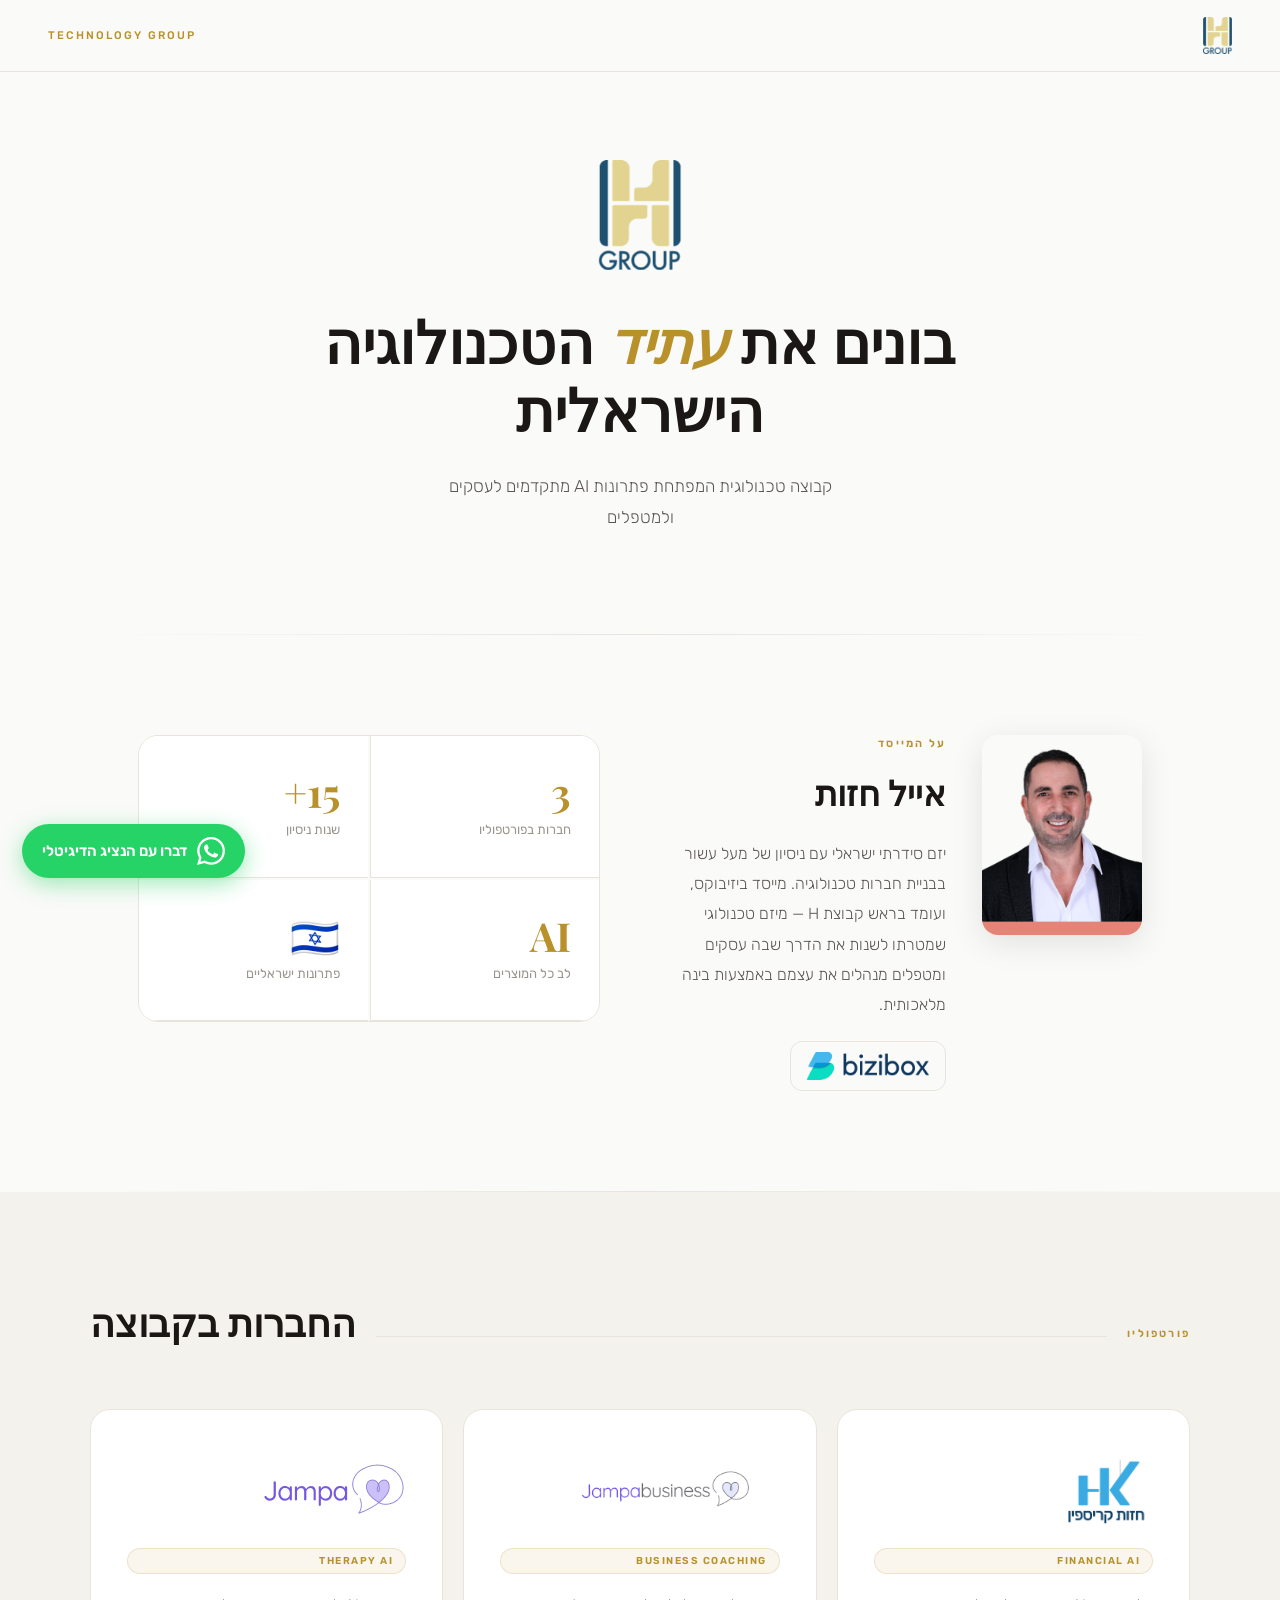
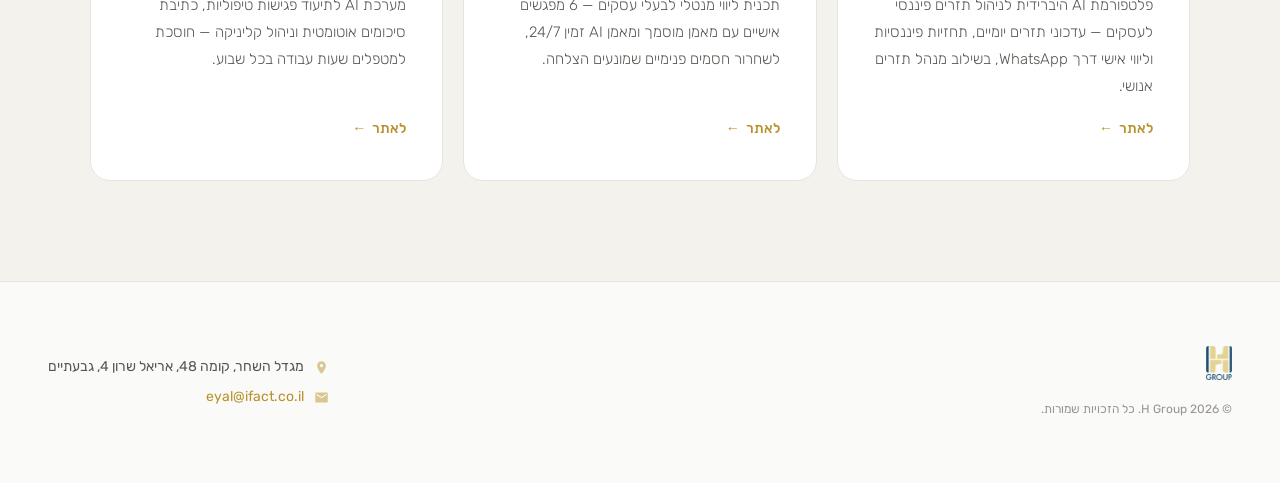
<file: h-group.html>
<!doctype html>
<html dir="rtl" lang="he">
<head>
    <meta charset="utf-8"/>
    <meta content="width=device-width, initial-scale=1" name="viewport"/>
    <title>H Group</title>
    <link rel="preconnect" href="https://fonts.googleapis.com"/>
    <link rel="preconnect" href="https://fonts.gstatic.com" crossorigin/>
    <link href="https://fonts.googleapis.com/css2?family=Rubik:wght@300;400;500;600;700&family=Playfair+Display:ital,wght@0,400;0,600;0,700;1,400&display=swap" rel="stylesheet"/>
    <style>
        *, *::before, *::after { box-sizing: border-box; margin: 0; padding: 0; }

        :root {
            --gold:       #B8912A;
            --gold-light: #D4AA4E;
            --gold-bg:    rgba(184,145,42,0.08);
            --purple:     #7557E3;
            --bg:         #FAFAF8;
            --bg-2:       #F4F2ED;
            --border:     rgba(184,145,42,0.2);
            --border-2:   #E8E4DC;
            --text-dark:  #1a1714;
            --text-mid:   #5a5550;
            --text-dim:   #9a958e;
        }

        html { scroll-behavior: smooth; }

        body {
            font-family: 'Rubik', Helvetica, sans-serif;
            direction: rtl;
            background: var(--bg);
            color: var(--text-dark);
            line-height: 1.6;
            overflow-x: hidden;
        }

        /* ── HEADER ── */
        header {
            position: fixed;
            top: 0; left: 0; right: 0;
            z-index: 100;
            height: 72px;
            display: flex;
            align-items: center;
            justify-content: space-between;
            padding: 0 48px;
            background: rgba(250,250,248,0.92);
            backdrop-filter: blur(16px);
            -webkit-backdrop-filter: blur(16px);
            border-bottom: 1px solid var(--border-2);
        }
        header img.header-logo { height: 38px; object-fit: contain; }
        .header-tag {
            font-size: 11px;
            font-weight: 500;
            letter-spacing: 0.18em;
            color: var(--gold);
            text-transform: uppercase;
        }

        /* ── HERO ── */
        .hero {
            padding: 160px 48px 100px;
            max-width: 1100px;
            margin: 0 auto;
            display: grid;
            grid-template-columns: 1fr 1fr;
            gap: 80px;
            align-items: center;
            min-height: 90vh;
        }

        .hero-left { }

        .hero-eyebrow {
            display: inline-flex;
            align-items: center;
            gap: 10px;
            font-size: 11px;
            font-weight: 600;
            letter-spacing: 0.22em;
            color: var(--gold);
            text-transform: uppercase;
            margin-bottom: 28px;
            opacity: 0;
            animation: fadeUp 0.7s ease forwards 0.1s;
        }
        .hero-eyebrow span {
            display: block;
            width: 32px; height: 1px;
            background: var(--gold);
        }

        .hero-title {
            font-family: 'Playfair Display', Georgia, serif;
            font-size: clamp(36px, 5vw, 58px);
            font-weight: 700;
            line-height: 1.18;
            color: var(--text-dark);
            margin-bottom: 28px;
            opacity: 0;
            animation: fadeUp 0.7s ease forwards 0.25s;
        }
        .hero-title em {
            font-style: italic;
            color: var(--gold);
        }

        .hero-sub {
            font-size: 17px;
            font-weight: 300;
            color: var(--text-mid);
            line-height: 1.85;
            max-width: 420px;
            opacity: 0;
            animation: fadeUp 0.7s ease forwards 0.4s;
        }

        .hero-right {
            position: relative;
            display: flex;
            justify-content: center;
            opacity: 0;
            animation: fadeUp 0.8s ease forwards 0.5s;
        }
        .hero-img-wrap {
            position: relative;
            width: 360px;
        }
        .hero-img-wrap::before {
            content: '';
            position: absolute;
            inset: -12px;
            border: 1px solid var(--border);
            border-radius: 28px;
            z-index: 0;
        }
        .hero-img-wrap::after {
            content: '';
            position: absolute;
            bottom: -24px; left: -24px;
            width: 120px; height: 120px;
            background: var(--gold-bg);
            border-radius: 50%;
            z-index: 0;
        }
        .hero-photo {
            width: 100%;
            border-radius: 20px;
            object-fit: cover;
            aspect-ratio: 3/4;
            position: relative;
            z-index: 1;
            box-shadow: 0 24px 64px rgba(0,0,0,0.12);
        }
        .hero-name-badge {
            position: absolute;
            bottom: -20px;
            right: -20px;
            background: #fff;
            border: 1px solid var(--border-2);
            border-radius: 16px;
            padding: 16px 22px;
            box-shadow: 0 8px 32px rgba(0,0,0,0.1);
            z-index: 2;
        }
        .badge-name {
            font-size: 16px;
            font-weight: 600;
            color: var(--text-dark);
            margin-bottom: 3px;
        }
        .badge-title {
            font-size: 12px;
            color: var(--gold);
            font-weight: 500;
        }

        /* ── DIVIDER ── */
        .section-divider {
            max-width: 1100px;
            margin: 0 auto;
            height: 1px;
            background: linear-gradient(90deg, transparent, var(--border-2), transparent);
        }

        /* ── ABOUT ── */
        .about {
            padding: 100px 48px;
            max-width: 1100px;
            margin: 0 auto;
            display: grid;
            grid-template-columns: 1fr 1fr;
            gap: 80px;
            align-items: start;
        }
        .about-label {
            font-size: 11px;
            font-weight: 600;
            letter-spacing: 0.2em;
            color: var(--gold);
            text-transform: uppercase;
            margin-bottom: 18px;
        }
        .about-title {
            font-family: 'Playfair Display', Georgia, serif;
            font-size: clamp(24px, 3vw, 34px);
            font-weight: 700;
            color: var(--text-dark);
            line-height: 1.3;
            margin-bottom: 24px;
        }
        .about-body {
            font-size: 16px;
            font-weight: 300;
            color: var(--text-mid);
            line-height: 1.9;
        }
        .stats-grid {
            display: grid;
            grid-template-columns: 1fr 1fr;
            gap: 2px;
            border: 1px solid var(--border-2);
            border-radius: 20px;
            overflow: hidden;
        }
        .stat-box {
            padding: 36px 28px;
            background: #fff;
            border-bottom: 1px solid var(--border-2);
        }
        .stat-box:nth-child(odd) { border-left: 1px solid var(--border-2); }
        .stat-num {
            font-family: 'Playfair Display', Georgia, serif;
            font-size: 40px;
            font-weight: 700;
            color: var(--gold);
            line-height: 1;
            margin-bottom: 8px;
        }
        .stat-label {
            font-size: 13px;
            color: var(--text-dim);
        }

        /* ── COMPANIES ── */
        .companies {
            background: var(--bg-2);
            padding: 100px 48px;
        }
        .companies-inner { max-width: 1100px; margin: 0 auto; }

        .sec-header {
            display: flex;
            align-items: baseline;
            gap: 20px;
            margin-bottom: 56px;
        }
        .sec-eyebrow {
            font-size: 11px;
            font-weight: 600;
            letter-spacing: 0.2em;
            color: var(--gold);
            text-transform: uppercase;
            white-space: nowrap;
        }
        .sec-title {
            font-family: 'Playfair Display', Georgia, serif;
            font-size: clamp(26px, 3.5vw, 38px);
            font-weight: 700;
            color: var(--text-dark);
        }
        .sec-line {
            flex: 1;
            height: 1px;
            background: var(--border-2);
        }

        .cards-grid {
            display: grid;
            grid-template-columns: 1fr 1fr 1fr;
            gap: 20px;
        }

        .company-card {
            background: #fff;
            border: 1px solid var(--border-2);
            border-radius: 20px;
            padding: 40px 36px;
            display: flex;
            flex-direction: column;
            gap: 18px;
            transition: transform 0.3s ease, box-shadow 0.3s ease, border-color 0.3s ease;
            position: relative;
            overflow: hidden;
        }
        .company-card::after {
            content: '';
            position: absolute;
            top: 0; right: 0; left: 0;
            height: 2px;
            background: linear-gradient(90deg, transparent, var(--gold-light), transparent);
            opacity: 0;
            transition: opacity 0.3s;
        }
        .company-card:hover {
            transform: translateY(-5px);
            box-shadow: 0 16px 48px rgba(0,0,0,0.09);
            border-color: var(--border);
        }
        .company-card:hover::after { opacity: 1; }

        .card-logo-area {
            height: 80px;
            display: flex;
            align-items: center;
        }
        .card-logo-area img { max-height: 72px; max-width: 200px; object-fit: contain; }
        .jampa-inline {
            display: flex;
            align-items: center;
            gap: 8px;
        }
        .jampa-text { font-size: 22px; font-weight: 700; color: var(--text-dark); }
        .jampa-ai { font-size: 12px; font-weight: 500; color: var(--purple); margin-top: 4px; }

        .card-tag {
            display: inline-block;
            font-size: 10px;
            font-weight: 600;
            letter-spacing: 0.15em;
            text-transform: uppercase;
            color: var(--gold);
            border: 1px solid var(--border);
            padding: 4px 12px;
            border-radius: 100px;
            background: var(--gold-bg);
        }
        .card-desc {
            font-size: 15px;
            font-weight: 300;
            color: var(--text-mid);
            line-height: 1.8;
            flex: 1;
        }
        .card-link {
            display: inline-flex;
            align-items: center;
            gap: 6px;
            font-size: 14px;
            font-weight: 500;
            color: var(--gold);
            text-decoration: none;
            transition: gap 0.2s;
        }
        .card-link:hover { gap: 12px; }
        .card-link::after { content: '←'; }

        /* ── FOOTER ── */
        footer {
            padding: 64px 48px;
            display: flex;
            align-items: center;
            justify-content: space-between;
            border-top: 1px solid var(--border-2);
            flex-wrap: wrap;
            gap: 32px;
        }
        .footer-left img { height: 34px; object-fit: contain; margin-bottom: 12px; }
        .footer-copy { font-size: 12px; color: var(--text-dim); }

        .footer-right {
            display: flex;
            flex-direction: column;
            align-items: flex-start;
            gap: 8px;
        }
        .footer-info {
            display: flex;
            align-items: center;
            gap: 10px;
            font-size: 14px;
            color: var(--text-mid);
        }
        .footer-info svg { opacity: 0.5; flex-shrink: 0; }
        .footer-info a { color: var(--gold); text-decoration: none; }
        .footer-info a:hover { text-decoration: underline; }

        /* ── ANIMATIONS ── */
        @keyframes fadeUp {
            from { opacity: 0; transform: translateY(24px); }
            to   { opacity: 1; transform: translateY(0); }
        }
        .reveal {
            opacity: 0;
            transform: translateY(28px);
            transition: opacity 0.75s ease, transform 0.75s ease;
        }
        .reveal.visible { opacity: 1; transform: translateY(0); }

        /* ── RESPONSIVE ── */
        @media (max-width: 800px) {
            header { padding: 0 24px; }
            .hero { grid-template-columns: 1fr; gap: 48px; padding: 120px 24px 64px; min-height: auto; }
            .hero-right { order: -1; }
            .hero-img-wrap { width: 100%; max-width: 300px; }
            .about { grid-template-columns: 1fr; gap: 48px; padding: 64px 24px; }
            .companies { padding: 64px 24px; }
            .cards-grid { grid-template-columns: 1fr; gap: 16px; }
            footer { padding: 48px 24px; flex-direction: column; align-items: flex-start; }
            .sec-header { flex-wrap: wrap; }
        }
    </style>
<!-- Meta Pixel Code -->
<script>
!function(f,b,e,v,n,t,s)
{if(f.fbq)return;n=f.fbq=function(){n.callMethod?
n.callMethod.apply(n,arguments):n.queue.push(arguments)};
if(!f._fbq)f._fbq=n;n.push=n;n.loaded=!0;n.version='2.0';
n.queue=[];t=b.createElement(e);t.async=!0;
t.src=v;s=b.getElementsByTagName(e)[0];
s.parentNode.insertBefore(t,s)}(window, document,'script',
'https://connect.facebook.net/en_US/fbevents.js');
fbq('init', '1054981510824223');
fbq('track', 'PageView');
</script>
<noscript><img height="1" width="1" style="display:none"
src="https://www.facebook.com/tr?id=1054981510824223&ev=PageView&noscript=1"
/></noscript>
<!-- End Meta Pixel Code -->
</head>
<body>

<!-- HEADER -->
<header>
    <img src="img/h-group logo.png" alt="H Group" class="header-logo"/>
    <span class="header-tag">Technology Group</span>
</header>

<!-- HERO -->
<section class="hero" style="grid-template-columns:1fr;text-align:center;min-height:60vh;">
    <div class="hero-left" style="display:flex;flex-direction:column;align-items:center;">
        <img src="img/h-group logo.png" alt="H Group" style="height:110px;object-fit:contain;margin-bottom:36px;opacity:0;animation:fadeUp 0.7s ease forwards 0.1s;"/>
        <h1 class="hero-title" style="max-width:700px;">בונים את <em>עתיד</em> הטכנולוגיה הישראלית</h1>
        <p class="hero-sub">קבוצה טכנולוגית המפתחת פתרונות AI מתקדמים לעסקים ולמטפלים</p>
    </div>
</section>

<div class="section-divider"></div>

<!-- ABOUT -->
<section class="about">
    <div class="reveal" style="display:flex;gap:36px;align-items:flex-start;">
        <img src="img/eyal3.png" alt="אייל חזות" style="width:160px;height:200px;object-fit:cover;border-radius:16px;flex-shrink:0;box-shadow:0 8px 32px rgba(0,0,0,0.1);"/>
        <div>
            <p class="about-label">על המייסד</p>
            <h2 class="about-title">אייל חזות</h2>
            <p class="about-body">
                יזם סידרתי ישראלי עם ניסיון של מעל עשור בבניית חברות טכנולוגיה. מייסד ביזיבוקס, ועומד בראש קבוצת H — מיזם טכנולוגי שמטרתו לשנות את הדרך שבה עסקים ומטפלים מנהלים את עצמם באמצעות בינה מלאכותית.
            </p>
            <div style="margin-top:20px;">
                <a href="https://bizibox.biz/" target="_blank" rel="noopener" style="display:inline-flex;align-items:center;gap:10px;text-decoration:none;border:1px solid var(--border-2);border-radius:12px;padding:10px 16px;transition:border-color 0.2s,box-shadow 0.2s;" onmouseover="this.style.borderColor='var(--border)';this.style.boxShadow='0 4px 16px rgba(0,0,0,0.08)'" onmouseout="this.style.borderColor='var(--border-2)';this.style.boxShadow='none'">
                    <img src="img/bizbox-logo.png" alt="Bizibox" style="height:28px;object-fit:contain;"/>
                </a>
            </div>
        </div>
    </div>
    <div class="stats-grid reveal" style="transition-delay:0.15s">
        <div class="stat-box">
            <div class="stat-num">3</div>
            <div class="stat-label">חברות בפורטפוליו</div>
        </div>
        <div class="stat-box">
            <div class="stat-num">15+</div>
            <div class="stat-label">שנות ניסיון</div>
        </div>
        <div class="stat-box">
            <div class="stat-num">AI</div>
            <div class="stat-label">לב כל המוצרים</div>
        </div>
        <div class="stat-box">
            <div class="stat-num">🇮🇱</div>
            <div class="stat-label">פתרונות ישראליים</div>
        </div>
    </div>
</section>

<div class="section-divider"></div>

<!-- COMPANIES -->
<section class="companies">
    <div class="companies-inner">
        <div class="sec-header reveal">
            <span class="sec-eyebrow">פורטפוליו</span>
            <div class="sec-line"></div>
            <h2 class="sec-title">החברות בקבוצה</h2>
        </div>

        <div class="cards-grid">
            <!-- HK -->
            <div class="company-card reveal" style="transition-delay:0.1s">
                <div class="card-logo-area">
                    <img src="img/hk logo.png" alt="HK Money AI"/>
                </div>
                <span class="card-tag">Financial AI</span>
                <p class="card-desc">
                    פלטפורמת AI היברידית לניהול תזרים פיננסי לעסקים — עדכוני תזרים יומיים, תחזיות פיננסיות וליווי אישי דרך WhatsApp, בשילוב מנהל תזרים אנושי.
                </p>
                <a href="https://hak.co.il" target="_blank" rel="noopener" class="card-link">לאתר </a>
            </div>

            <!-- JAMPA BUSINESS -->
            <div class="company-card reveal" style="transition-delay:0.22s">
                <div class="card-logo-area">
                    <img src="img/businessLogo.png" alt="Jampa Business"/>
                </div>
                <span class="card-tag">Business Coaching</span>
                <p class="card-desc">
                    תכנית ליווי מנטלי לבעלי עסקים — 6 מפגשים אישיים עם מאמן מוסמך ומאמן AI זמין 24/7, לשחרור חסמים פנימיים שמונעים הצלחה.
                </p>
                <a href="https://www.osher-at.com/jampa-business/" target="_blank" rel="noopener" class="card-link">לאתר </a>
            </div>

            <!-- JAMPA -->
            <div class="company-card reveal" style="transition-delay:0.34s">
                <div class="card-logo-area">
                    <img src="img/jampaLogo.png" alt="JAMPA AI"/>
                </div>
                <span class="card-tag">Therapy AI</span>
                <p class="card-desc">
                    מערכת AI לתיעוד פגישות טיפוליות, כתיבת סיכומים אוטומטית וניהול קליניקה — חוסכת למטפלים שעות עבודה בכל שבוע.
                </p>
                <a href="https://jampa.ai" target="_blank" rel="noopener" class="card-link">לאתר </a>
            </div>
        </div>
    </div>
</section>

<!-- FOOTER -->
<footer>
    <div class="footer-left">
        <img src="img/h-group logo.png" alt="H Group"/>
        <p class="footer-copy">© 2026 H Group. כל הזכויות שמורות.</p>
    </div>
    <div class="footer-right">
        <div class="footer-info">
            <svg width="15" height="15" viewBox="0 0 24 24" fill="none"><path d="M12 2C8.13 2 5 5.13 5 9c0 5.25 7 13 7 13s7-7.75 7-13c0-3.87-3.13-7-7-7zm0 9.5c-1.38 0-2.5-1.12-2.5-2.5s1.12-2.5 2.5-2.5 2.5 1.12 2.5 2.5-1.12 2.5-2.5 2.5z" fill="#B8912A"/></svg>
            מגדל השחר, קומה 48, אריאל שרון 4, גבעתיים
        </div>
        <div class="footer-info">
            <svg width="15" height="15" viewBox="0 0 24 24" fill="none"><path d="M20 4H4c-1.1 0-2 .9-2 2v12c0 1.1.9 2 2 2h16c1.1 0 2-.9 2-2V6c0-1.1-.9-2-2-2zm0 4l-8 5-8-5V6l8 5 8-5v2z" fill="#B8912A"/></svg>
            <a href="mailto:eyal@ifact.co.il">eyal@ifact.co.il</a>
        </div>
    </div>
</footer>

<script>
    const observer = new IntersectionObserver(entries => {
        entries.forEach(e => {
            if (e.isIntersecting) { e.target.classList.add('visible'); observer.unobserve(e.target); }
        });
    }, { threshold: 0.1 });
    document.querySelectorAll('.reveal').forEach(el => observer.observe(el));
</script>
<!-- WhatsApp floating button -->
<a href="https://wa.me/972552864359?text=%D7%94%D7%99%D7%99!%20%D7%90%D7%A9%D7%9E%D7%97%20%D7%9C%D7%A4%D7%A8%D7%98%D7%99%D7%9D%20%D7%A0%D7%95%D7%A1%D7%A4%D7%99%D7%9D%20%D7%A2%D7%9C%20JAMPA" target="_blank" rel="noopener noreferrer" class="wa-float" aria-label="דברו עם הנציג הדיגיטלי בוואטסאפ">
    <svg viewBox="0 0 24 24" fill="#fff" width="28" height="28" aria-hidden="true"><path d="M17.472 14.382c-.297-.149-1.758-.867-2.03-.967-.273-.099-.471-.148-.67.15-.197.297-.767.966-.94 1.164-.173.199-.347.223-.644.075-.297-.15-1.255-.463-2.39-1.475-.883-.788-1.48-1.761-1.653-2.059-.173-.297-.018-.458.13-.606.134-.133.298-.347.446-.52.149-.174.198-.298.298-.497.099-.198.05-.371-.025-.52-.075-.149-.669-1.612-.916-2.207-.242-.579-.487-.5-.669-.51l-.57-.01c-.198 0-.52.074-.792.372-.272.297-1.04 1.016-1.04 2.479 0 1.462 1.065 2.875 1.213 3.074.149.198 2.096 3.2 5.077 4.487.709.306 1.262.489 1.694.625.712.227 1.36.195 1.872.118.571-.085 1.758-.719 2.006-1.413.248-.694.248-1.29.173-1.414-.074-.124-.272-.198-.57-.347m-5.421 7.403h-.004a9.87 9.87 0 0 1-5.031-1.378l-.361-.214-3.741.982.998-3.648-.235-.374a9.86 9.86 0 0 1-1.51-5.26c.002-5.45 4.436-9.884 9.888-9.884 2.64 0 5.122 1.03 6.988 2.898a9.825 9.825 0 0 1 2.893 6.994c-.003 5.45-4.437 9.884-9.885 9.884m8.413-18.297A11.815 11.815 0 0 0 12.05 0C5.495 0 .16 5.335.157 11.892c0 2.096.547 4.142 1.588 5.945L.057 24l6.305-1.654a11.882 11.882 0 0 0 5.683 1.448h.005c6.554 0 11.89-5.335 11.893-11.893a11.821 11.821 0 0 0-3.48-8.413Z"/></svg>
    <span class="wa-float__label">דברו עם הנציג הדיגיטלי</span>
</a>
<style>
.wa-float{position:fixed;bottom:22px;left:22px;z-index:99999;display:flex;align-items:center;gap:10px;background:#25D366;color:#fff;text-decoration:none;padding:13px 20px;border-radius:50px;box-shadow:0 6px 22px rgba(37,211,102,.45);font-family:'Rubik',Helvetica,sans-serif;font-size:15px;font-weight:600;direction:rtl;transition:transform .2s,box-shadow .2s;}
.wa-float:hover{transform:translateY(-2px);box-shadow:0 10px 28px rgba(37,211,102,.55);}
.wa-float svg{flex-shrink:0;}
@media(max-width:600px){.wa-float{padding:14px;bottom:16px;left:16px;}.wa-float__label{display:none;}}
</style>
</body>
</html>
</file>
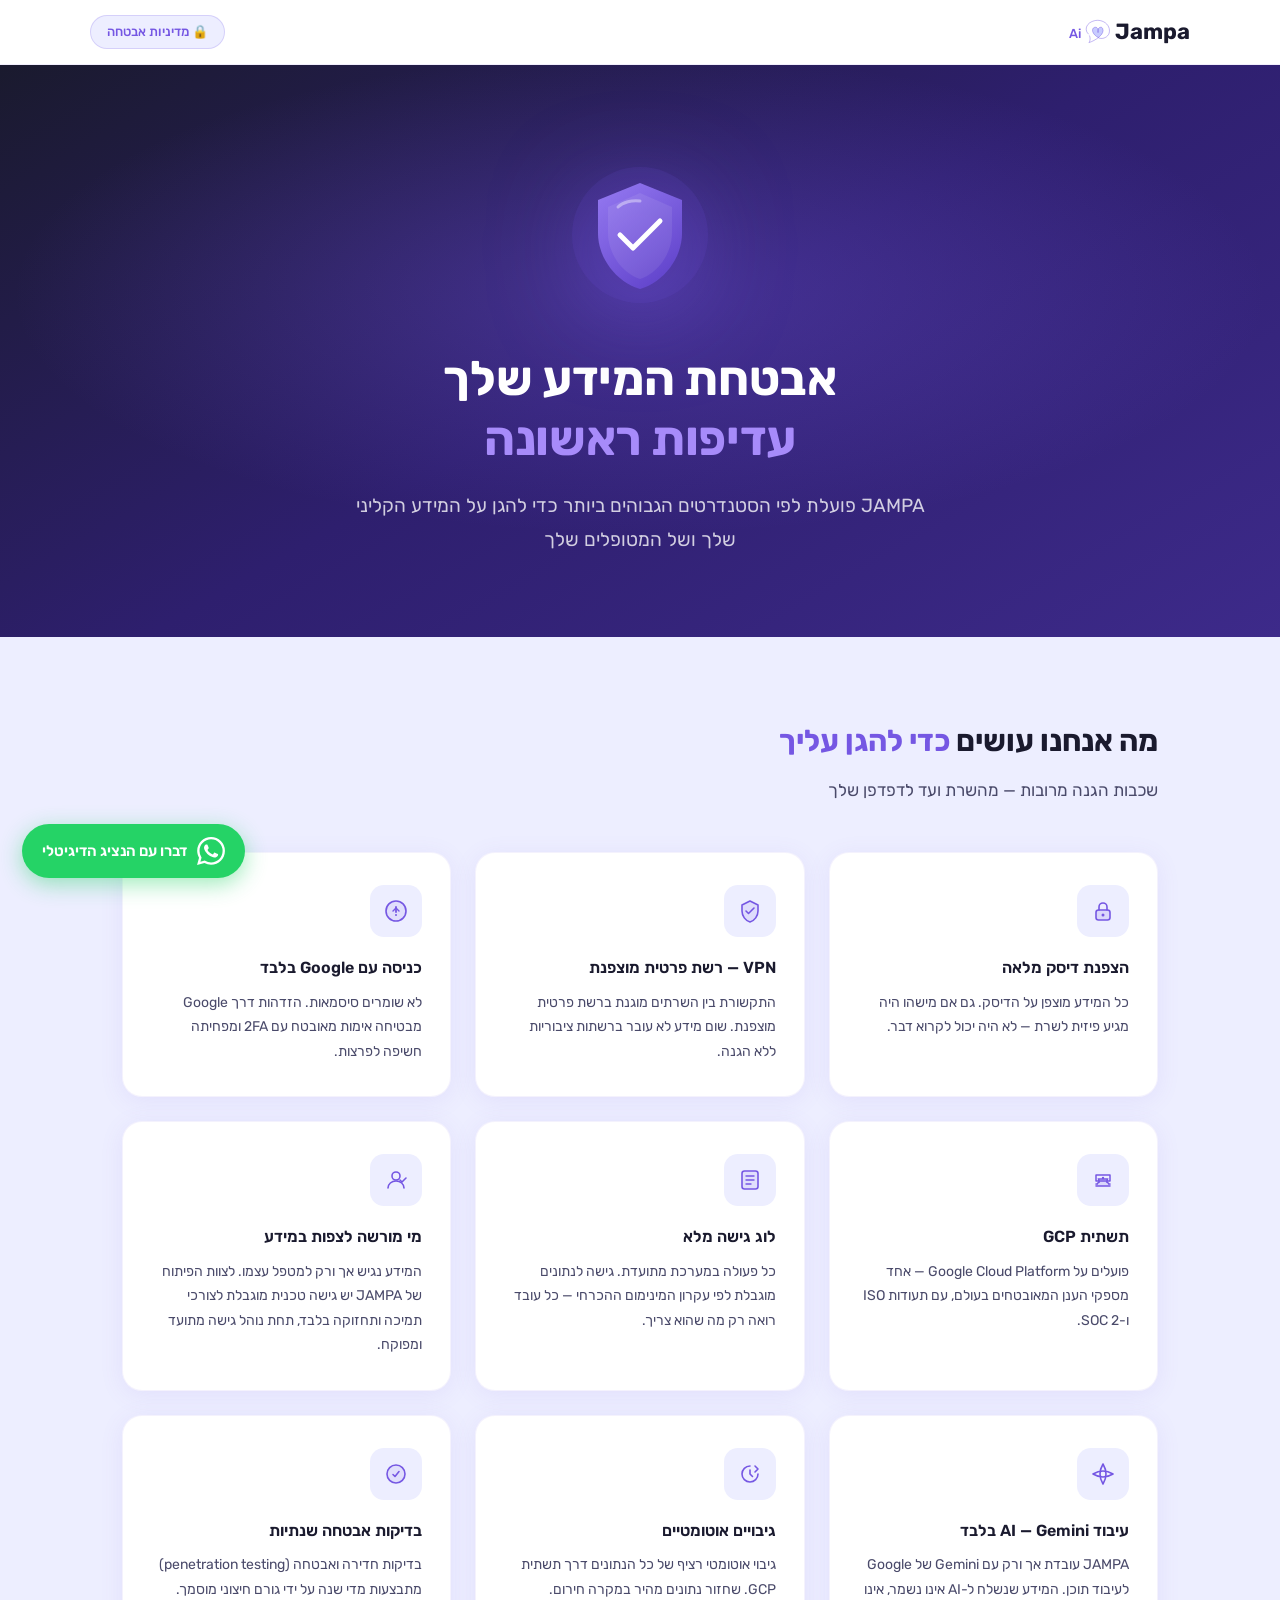
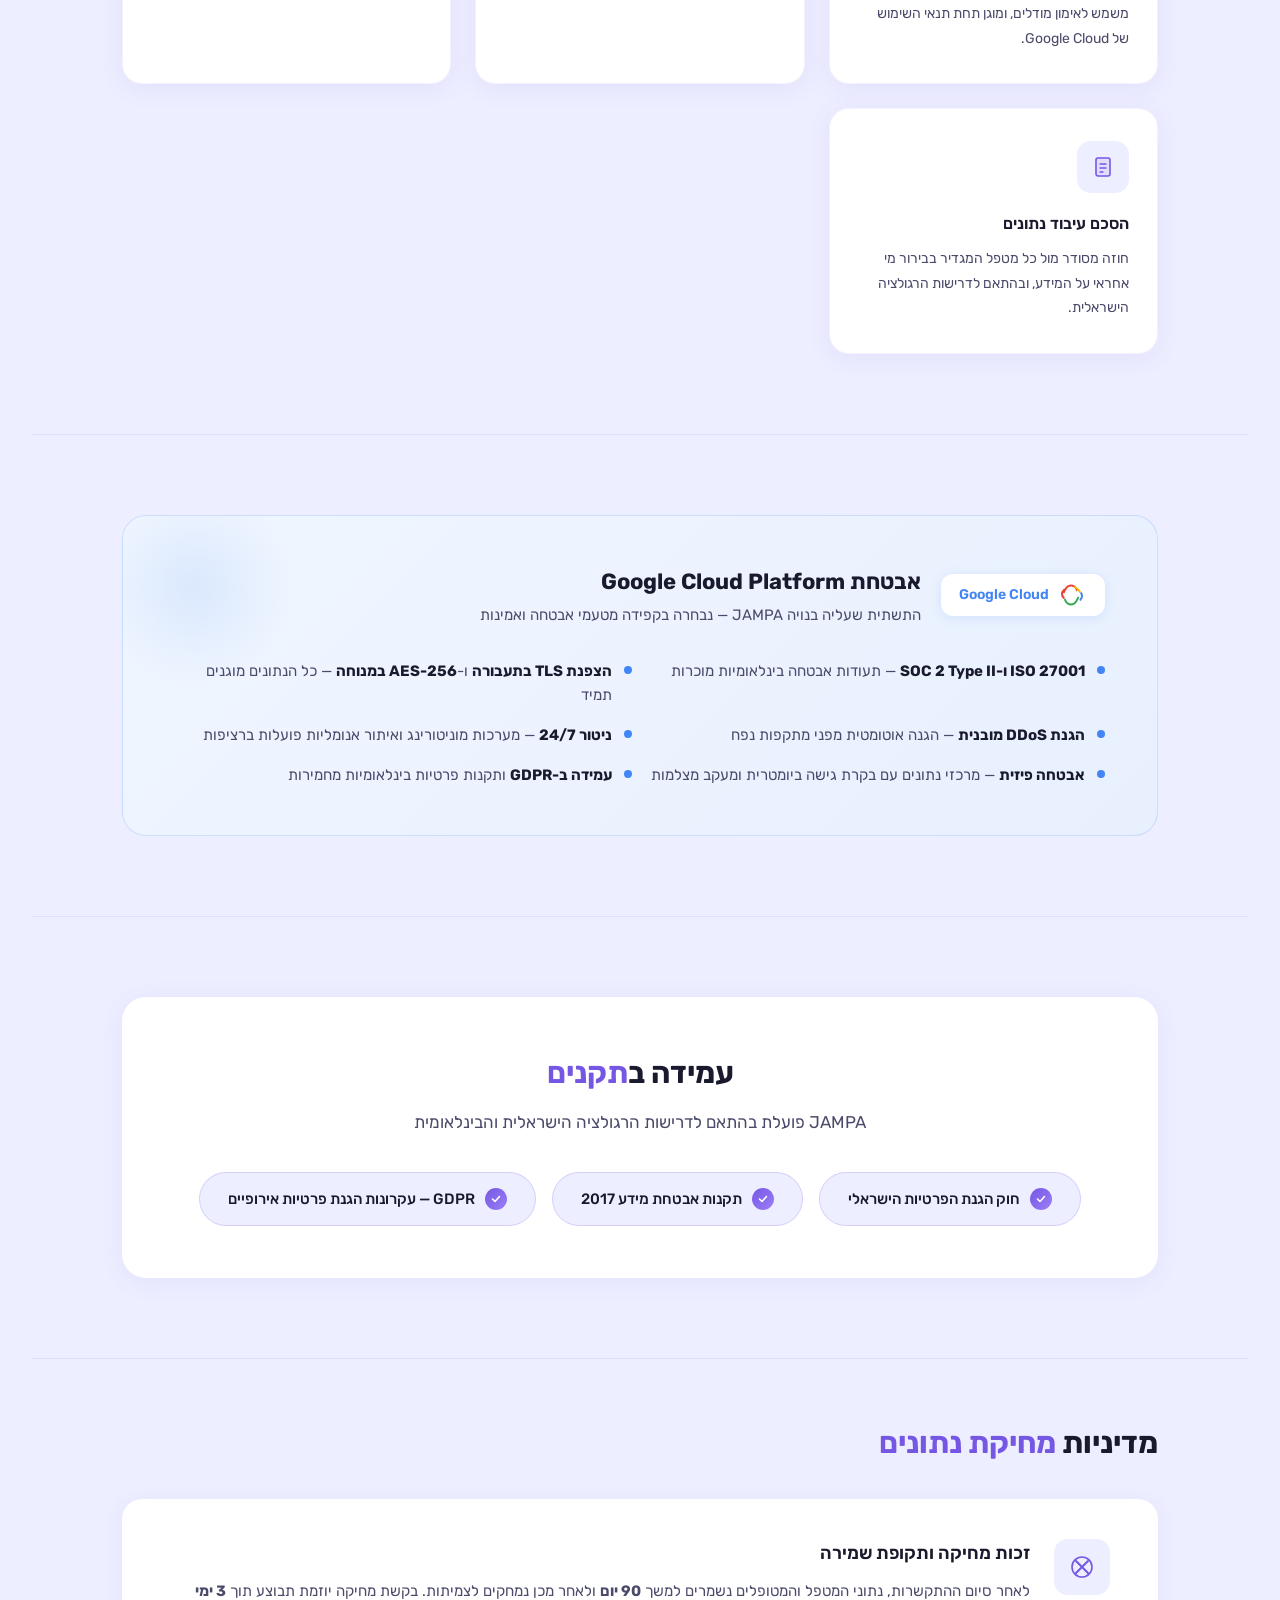
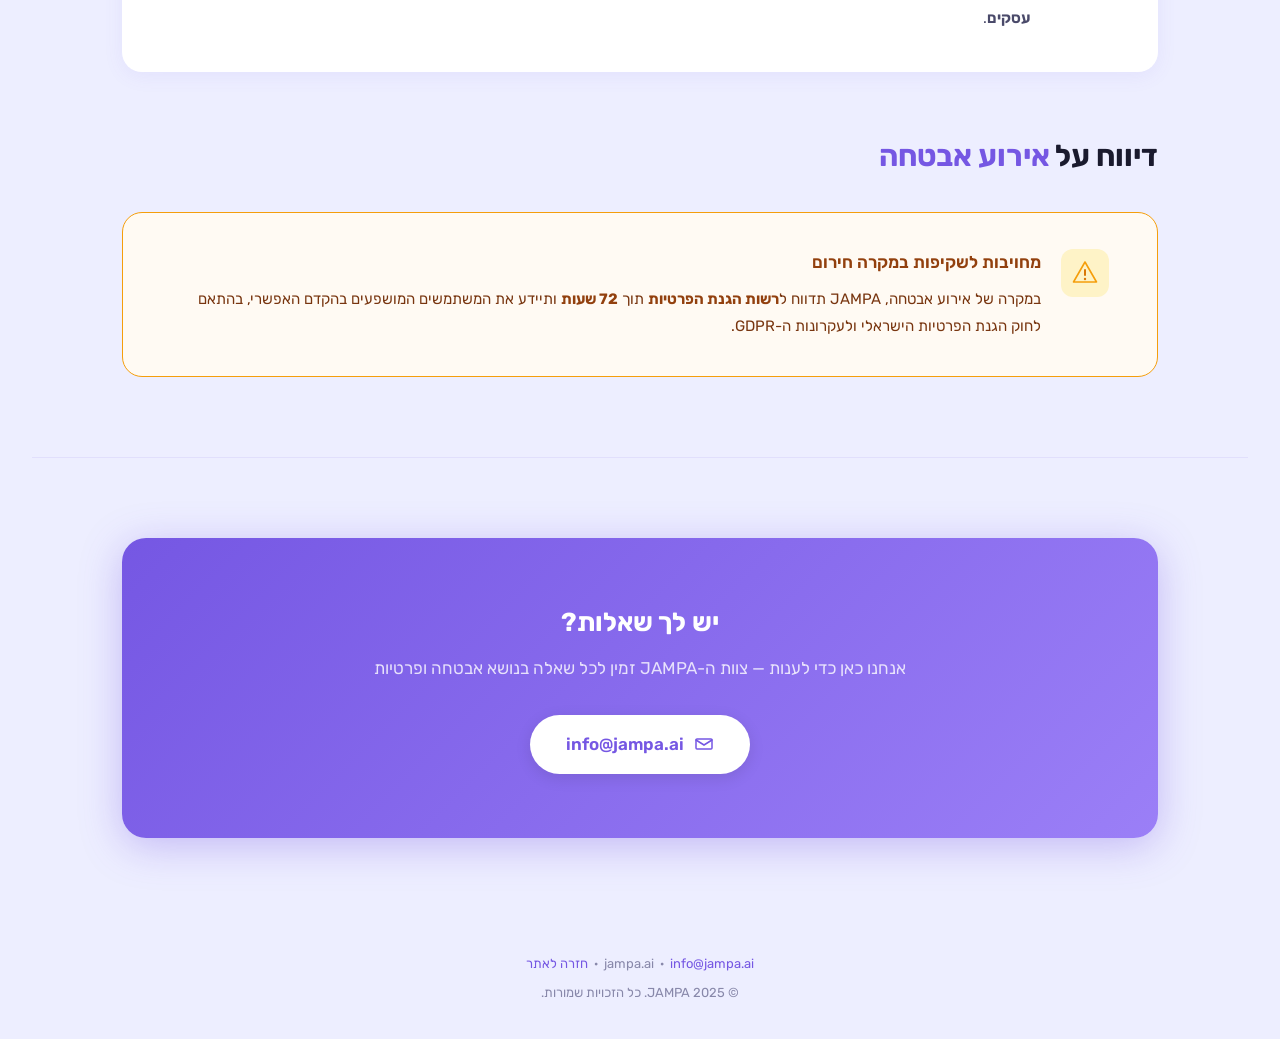
<file: security.html>
<!doctype html>
<html dir="rtl" lang="he">
<head>
    <meta charset="utf-8"/>
    <meta content="width=device-width, initial-scale=1" name="viewport"/>
    <title>אבטחת מידע | JAMPA</title>
    <link rel="icon" type="image/x-icon" href="favicon-jampa.ico">
    <link rel="shortcut icon" href="favicon-jampa.ico"/>
    <link href="https://fonts.googleapis.com/css2?family=Rubik:wght@300;400;500;600;700&display=swap" rel="stylesheet"/>
    <style>
        *, *::before, *::after { box-sizing: border-box; margin: 0; padding: 0; }

        :root {
            --purple: #7557E3;
            --purple-dark: #6344d0;
            --purple-light: #9b7ff7;
            --bg: #EDEEFF;
            --text-dark: #1a1a2e;
            --text-mid: #4a4a6a;
            --text-muted: #8888aa;
            --gcp-blue: #4285F4;
        }

        html { scroll-behavior: smooth; }

        body {
            font-family: 'Rubik', Helvetica, sans-serif;
            background: var(--bg);
            color: var(--text-dark);
            direction: rtl;
            line-height: 1.6;
        }

        /* ── Header ── */
        header {
            background: #fff;
            border-bottom: 1px solid rgba(117,87,227,0.1);
            position: sticky;
            top: 0;
            z-index: 100;
            padding: 0 32px;
        }

        .header-inner {
            max-width: 1100px;
            margin: 0 auto;
            height: 64px;
            display: flex;
            align-items: center;
            justify-content: space-between;
        }

        .logo {
            display: flex;
            align-items: center;
            gap: 4px;
            text-decoration: none;
        }
        .logo__text { font-size: 22px; font-weight: 700; color: var(--text-dark); }
        .logo__ai   { font-size: 13px; font-weight: 500; color: var(--purple); margin-top: 5px; }

        .header-badge {
            background: var(--bg);
            color: var(--purple);
            font-size: 13px;
            font-weight: 500;
            padding: 6px 16px;
            border-radius: 20px;
            border: 1px solid rgba(117,87,227,0.2);
        }

        /* ── Hero ── */
        .hero {
            background: linear-gradient(150deg, #1a1a2e 0%, #2e1f6e 50%, #3d2a8a 100%);
            color: #fff;
            padding: 100px 32px 80px;
            text-align: center;
            position: relative;
            overflow: hidden;
        }

        .hero::before {
            content: '';
            position: absolute;
            inset: 0;
            background: radial-gradient(ellipse 70% 60% at 50% 40%, rgba(117,87,227,0.35) 0%, transparent 70%);
        }

        .hero-content { position: relative; max-width: 760px; margin: 0 auto; }

        /* Large shield illustration */
        .hero-shield {
            width: 140px;
            height: 140px;
            margin: 0 auto 36px;
            filter: drop-shadow(0 16px 48px rgba(117,87,227,0.6));
            animation: floatShield 4s ease-in-out infinite;
        }

        @keyframes floatShield {
            0%, 100% { transform: translateY(0); }
            50%       { transform: translateY(-10px); }
        }

        .hero h1 {
            font-size: clamp(28px, 5vw, 48px);
            font-weight: 700;
            line-height: 1.25;
            margin-bottom: 20px;
            letter-spacing: -0.3px;
        }

        .hero h1 span { color: #a78bfa; }

        .hero p {
            font-size: clamp(16px, 2.5vw, 19px);
            line-height: 1.8;
            color: rgba(255,255,255,0.78);
            max-width: 580px;
            margin: 0 auto;
        }

        /* ── Section wrapper ── */
        .section {
            max-width: 1100px;
            margin: 0 auto;
            padding: 80px 32px;
        }

        .section-title {
            font-size: clamp(22px, 3.5vw, 30px);
            font-weight: 700;
            color: var(--text-dark);
            margin-bottom: 12px;
        }

        .section-title span { color: var(--purple); }

        .section-sub {
            font-size: 17px;
            color: var(--text-mid);
            margin-bottom: 48px;
        }

        /* ── Security cards grid ── */
        .cards-grid {
            display: grid;
            grid-template-columns: repeat(3, 1fr);
            gap: 24px;
        }

        .sec-card {
            background: #fff;
            border-radius: 20px;
            padding: 32px 28px;
            box-shadow: 0 4px 24px rgba(117,87,227,0.09);
            border: 1px solid rgba(117,87,227,0.08);
            transition: transform 0.25s ease, box-shadow 0.25s ease;
            animation: fadeUp 0.55s both;
        }

        .sec-card:hover {
            transform: translateY(-4px);
            box-shadow: 0 12px 40px rgba(117,87,227,0.18);
        }

        .card-icon {
            width: 52px;
            height: 52px;
            background: var(--bg);
            border-radius: 14px;
            display: flex;
            align-items: center;
            justify-content: center;
            margin-bottom: 18px;
        }

        .card-icon svg { width: 26px; height: 26px; }

        .sec-card h3 {
            font-size: 16px;
            font-weight: 600;
            color: var(--text-dark);
            margin-bottom: 10px;
        }

        .sec-card p {
            font-size: 14px;
            color: var(--text-mid);
            line-height: 1.75;
        }

        /* Staggered animation delays */
        .sec-card:nth-child(1) { animation-delay: 0.05s; }
        .sec-card:nth-child(2) { animation-delay: 0.10s; }
        .sec-card:nth-child(3) { animation-delay: 0.15s; }
        .sec-card:nth-child(4) { animation-delay: 0.20s; }
        .sec-card:nth-child(5) { animation-delay: 0.25s; }
        .sec-card:nth-child(6) { animation-delay: 0.30s; }
        .sec-card:nth-child(7) { animation-delay: 0.35s; }
        .sec-card:nth-child(8) { animation-delay: 0.40s; }

        @keyframes fadeUp {
            from { opacity: 0; transform: translateY(28px); }
            to   { opacity: 1; transform: translateY(0); }
        }

        /* ── GCP banner ── */
        .gcp-section {
            background: linear-gradient(135deg, #f0f6ff 0%, #e8f0fe 100%);
            border: 1.5px solid rgba(66,133,244,0.2);
            border-radius: 24px;
            padding: 48px 52px;
            position: relative;
            overflow: hidden;
        }

        .gcp-section::before {
            content: '';
            position: absolute;
            top: -30px;
            left: -30px;
            width: 200px;
            height: 200px;
            background: radial-gradient(circle, rgba(66,133,244,0.12) 0%, transparent 70%);
        }

        .gcp-header {
            display: flex;
            align-items: center;
            gap: 20px;
            margin-bottom: 32px;
        }

        .gcp-logo-badge {
            display: flex;
            align-items: center;
            gap: 10px;
            background: #fff;
            border-radius: 12px;
            padding: 10px 18px;
            box-shadow: 0 2px 12px rgba(66,133,244,0.15);
            flex-shrink: 0;
        }

        .gcp-logo-badge span {
            font-size: 14px;
            font-weight: 600;
            color: #4285F4;
        }

        .gcp-header-text h2 {
            font-size: 22px;
            font-weight: 700;
            color: var(--text-dark);
            margin-bottom: 4px;
        }

        .gcp-header-text p {
            font-size: 15px;
            color: var(--text-mid);
        }

        .gcp-features {
            display: grid;
            grid-template-columns: repeat(2, 1fr);
            gap: 16px;
        }

        .gcp-feature {
            display: flex;
            align-items: flex-start;
            gap: 12px;
        }

        .gcp-dot {
            width: 8px;
            height: 8px;
            border-radius: 50%;
            background: var(--gcp-blue);
            flex-shrink: 0;
            margin-top: 7px;
        }

        .gcp-feature span {
            font-size: 15px;
            color: var(--text-mid);
            line-height: 1.6;
        }

        .gcp-feature strong {
            color: var(--text-dark);
        }

        /* ── Standards badges ── */
        .standards-wrap {
            background: #fff;
            border-radius: 24px;
            padding: 52px;
            box-shadow: 0 4px 24px rgba(117,87,227,0.08);
            text-align: center;
        }

        .badges-row {
            display: flex;
            justify-content: center;
            flex-wrap: wrap;
            gap: 16px;
            margin-top: 36px;
        }

        .std-badge {
            display: inline-flex;
            align-items: center;
            gap: 10px;
            background: var(--bg);
            border: 1.5px solid rgba(117,87,227,0.2);
            color: var(--text-dark);
            font-size: 15px;
            font-weight: 500;
            padding: 14px 28px;
            border-radius: 50px;
            transition: background 0.2s, border-color 0.2s;
        }

        .std-badge:hover {
            background: #fff;
            border-color: var(--purple);
        }

        .std-badge .check-dot {
            width: 22px;
            height: 22px;
            background: linear-gradient(135deg, #7557E3, #9b7ff7);
            border-radius: 50%;
            display: flex;
            align-items: center;
            justify-content: center;
            flex-shrink: 0;
        }

        /* ── Divider ── */
        .section-divider {
            border: none;
            border-top: 1.5px solid rgba(117,87,227,0.1);
            margin: 0 32px;
        }

        /* ── Data deletion ── */
        .deletion-wrap {
            background: #fff;
            border-radius: 20px;
            padding: 40px 48px;
            box-shadow: 0 4px 20px rgba(117,87,227,0.08);
            display: flex;
            align-items: flex-start;
            gap: 24px;
        }

        .deletion-icon {
            width: 56px;
            height: 56px;
            background: var(--bg);
            border-radius: 14px;
            display: flex;
            align-items: center;
            justify-content: center;
            flex-shrink: 0;
        }

        .deletion-icon svg { width: 28px; height: 28px; }

        .deletion-text h3 {
            font-size: 18px;
            font-weight: 600;
            margin-bottom: 10px;
            color: var(--text-dark);
        }

        .deletion-text p {
            font-size: 15px;
            color: var(--text-mid);
            line-height: 1.8;
        }

        /* ── Incident report ── */
        .incident-wrap {
            background: #fffaf3;
            border: 1.5px solid #f59e0b;
            border-radius: 20px;
            padding: 36px 48px;
            display: flex;
            align-items: flex-start;
            gap: 20px;
        }

        .incident-icon {
            width: 48px;
            height: 48px;
            background: #fef3c7;
            border-radius: 12px;
            display: flex;
            align-items: center;
            justify-content: center;
            flex-shrink: 0;
        }

        .incident-text h3 {
            font-size: 17px;
            font-weight: 600;
            color: #92400e;
            margin-bottom: 10px;
        }

        .incident-text p {
            font-size: 15px;
            color: #78350f;
            line-height: 1.8;
        }

        .incident-text strong {
            color: #92400e;
        }

        /* ── Contact / CTA ── */
        .contact-wrap {
            text-align: center;
            background: linear-gradient(135deg, #7557E3 0%, #9b7ff7 100%);
            border-radius: 24px;
            padding: 64px 32px;
            color: #fff;
            box-shadow: 0 8px 40px rgba(117,87,227,0.35);
        }

        .contact-wrap h2 {
            font-size: 26px;
            font-weight: 700;
            margin-bottom: 12px;
        }

        .contact-wrap p {
            font-size: 17px;
            color: rgba(255,255,255,0.8);
            margin-bottom: 32px;
        }

        .contact-email {
            display: inline-flex;
            align-items: center;
            gap: 10px;
            background: #fff;
            color: var(--purple);
            font-size: 17px;
            font-weight: 600;
            padding: 16px 36px;
            border-radius: 50px;
            text-decoration: none;
            transition: transform 0.2s, box-shadow 0.2s;
            box-shadow: 0 4px 16px rgba(0,0,0,0.1);
        }

        .contact-email:hover {
            transform: translateY(-2px);
            box-shadow: 0 10px 28px rgba(0,0,0,0.18);
        }

        /* ── Footer ── */
        footer {
            text-align: center;
            padding: 36px 32px;
            font-size: 13px;
            color: var(--text-muted);
        }

        footer a { color: var(--purple); text-decoration: none; }
        footer a:hover { text-decoration: underline; }

        /* ── Responsive ── */
        @media (max-width: 768px) {
            .cards-grid {
                grid-template-columns: repeat(2, 1fr);
                gap: 16px;
            }

            .gcp-features {
                grid-template-columns: 1fr;
            }

            .gcp-section { padding: 36px 28px; }

            .deletion-wrap { flex-direction: column; gap: 16px; padding: 32px 28px; }
            .incident-wrap { flex-direction: column; gap: 16px; padding: 32px 28px; }

            .standards-wrap { padding: 36px 24px; }

            .section { padding: 60px 20px; }
        }

        @media (max-width: 520px) {
            .cards-grid {
                grid-template-columns: 1fr;
            }

            .hero { padding: 72px 20px 56px; }

            .gcp-header { flex-direction: column; align-items: flex-start; }

            .badges-row { flex-direction: column; align-items: center; }

            header { padding: 0 16px; }
        }
    </style>
<!-- Meta Pixel Code -->
<script>
!function(f,b,e,v,n,t,s)
{if(f.fbq)return;n=f.fbq=function(){n.callMethod?
n.callMethod.apply(n,arguments):n.queue.push(arguments)};
if(!f._fbq)f._fbq=n;n.push=n;n.loaded=!0;n.version='2.0';
n.queue=[];t=b.createElement(e);t.async=!0;
t.src=v;s=b.getElementsByTagName(e)[0];
s.parentNode.insertBefore(t,s)}(window, document,'script',
'https://connect.facebook.net/en_US/fbevents.js');
fbq('init', '1054981510824223');
fbq('track', 'PageView');
</script>
<noscript><img height="1" width="1" style="display:none"
src="https://www.facebook.com/tr?id=1054981510824223&ev=PageView&noscript=1"
/></noscript>
<!-- End Meta Pixel Code -->
</head>
<body>

<!-- ── Header ── -->
<header>
    <div class="header-inner">
        <a href="https://jampa.ai/" class="logo">
            <span class="logo__text">Jampa</span>
            <svg width="26" height="26" viewBox="0 0 39 38" fill="none" xmlns="http://www.w3.org/2000/svg">
                <path d="M26.2502 13.2962C28.8973 18.1969 25.248 23.3437 19.9892 27.4468C8.89312 21.0565 10.3332 13.4655 13.7926 12.1984C16.5403 11.1405 18.6458 12.6084 19.6491 14.8387C21.2437 11.1062 25.1578 11.2739 26.2502 13.2962Z" fill="#C8CCFF"/>
                <path d="M6.79842 24.7323C6.79842 24.7323 9.44089 30.2841 5.90465 34.8742C14.4113 32.3212 31.1596 22.3852 26.2502 13.2962C25.1141 11.1929 20.9257 11.0958 19.469 15.306C17.6481 20.5687 19.9941 20.157 20.1583 19.3298C20.9568 15.306 18.2013 10.5011 13.7926 12.1984C10.1968 13.5154 8.78274 21.6647 21.3603 28.1964C27.346 30.0187 34.3899 26.5287 36.1933 20.7429C37.9967 14.9572 35.2052 7.30323 28.1663 3.78376C21.504 0.452627 15.4813 0.973171 9.52341 3.78376C0.65044 7.96955 -0.299785 17.5269 5.09146 21.9548" stroke="#7557E3" stroke-linecap="round" stroke-linejoin="round" stroke-width="0.64"/>
            </svg>
            <span class="logo__ai">Ai</span>
        </a>
        <span class="header-badge">🔒 מדיניות אבטחה</span>
    </div>
</header>

<!-- ── Hero ── -->
<section class="hero">
    <div class="hero-content">

        <!-- Shield SVG illustration -->
        <svg class="hero-shield" viewBox="0 0 140 140" fill="none" xmlns="http://www.w3.org/2000/svg">
            <!-- Outer glow -->
            <circle cx="70" cy="70" r="68" fill="rgba(117,87,227,0.12)"/>
            <!-- Shield body -->
            <path d="M70 18L28 35V68C28 93.5 46.5 117 70 124C93.5 117 112 93.5 112 68V35L70 18Z" fill="url(#shieldGrad)" opacity="0.95"/>
            <!-- Shield inner highlight -->
            <path d="M70 28L38 42V68C38 88.5 52 108 70 114C88 108 102 88.5 102 68V42L70 28Z" fill="white" opacity="0.08"/>
            <!-- Checkmark -->
            <path d="M50 70L63 83L90 56" stroke="white" stroke-width="5" stroke-linecap="round" stroke-linejoin="round"/>
            <!-- Shine accent -->
            <path d="M48 42C53 37 62 35 70 36" stroke="rgba(255,255,255,0.4)" stroke-width="3" stroke-linecap="round"/>
            <defs>
                <linearGradient id="shieldGrad" x1="28" y1="18" x2="112" y2="124" gradientUnits="userSpaceOnUse">
                    <stop offset="0%" stop-color="#9b7ff7"/>
                    <stop offset="100%" stop-color="#5b3ec8"/>
                </linearGradient>
            </defs>
        </svg>

        <h1>אבטחת המידע שלך<br/><span>עדיפות ראשונה</span></h1>
        <p>JAMPA פועלת לפי הסטנדרטים הגבוהים ביותר כדי להגן על המידע הקליני שלך ושל המטופלים שלך</p>
    </div>
</section>

<!-- ── Section 1: Security cards ── -->
<div class="section">
    <h2 class="section-title">מה אנחנו עושים <span>כדי להגן עליך</span></h2>
    <p class="section-sub">שכבות הגנה מרובות — מהשרת ועד לדפדפן שלך</p>

    <div class="cards-grid">

        <!-- Card 1: Full disk encryption -->
        <div class="sec-card">
            <div class="card-icon">
                <svg viewBox="0 0 26 26" fill="none" xmlns="http://www.w3.org/2000/svg">
                    <rect x="6" y="12" width="14" height="10" rx="2.5" fill="#7557E3" opacity="0.15"/>
                    <rect x="6" y="12" width="14" height="10" rx="2.5" stroke="#7557E3" stroke-width="1.6"/>
                    <path d="M9 12V9C9 6.79 10.79 5 13 5C15.21 5 17 6.79 17 9V12" stroke="#7557E3" stroke-width="1.6" stroke-linecap="round"/>
                    <circle cx="13" cy="17" r="1.5" fill="#7557E3"/>
                </svg>
            </div>
            <h3>הצפנת דיסק מלאה</h3>
            <p>כל המידע מוצפן על הדיסק. גם אם מישהו היה מגיע פיזית לשרת — לא היה יכול לקרוא דבר.</p>
        </div>

        <!-- Card 2: VPN -->
        <div class="sec-card">
            <div class="card-icon">
                <svg viewBox="0 0 26 26" fill="none" xmlns="http://www.w3.org/2000/svg">
                    <path d="M13 3L5 7V13C5 17.97 8.41 22.63 13 24C17.59 22.63 21 17.97 21 13V7L13 3Z" fill="#7557E3" opacity="0.12"/>
                    <path d="M13 3L5 7V13C5 17.97 8.41 22.63 13 24C17.59 22.63 21 17.97 21 13V7L13 3Z" stroke="#7557E3" stroke-width="1.6" stroke-linejoin="round"/>
                    <path d="M9 13L11.5 15.5L17 10" stroke="#7557E3" stroke-width="1.6" stroke-linecap="round" stroke-linejoin="round"/>
                </svg>
            </div>
            <h3>VPN — רשת פרטית מוצפנת</h3>
            <p>התקשורת בין השרתים מוגנת ברשת פרטית מוצפנת. שום מידע לא עובר ברשתות ציבוריות ללא הגנה.</p>
        </div>

        <!-- Card 3: Google sign-in only -->
        <div class="sec-card">
            <div class="card-icon">
                <svg viewBox="0 0 26 26" fill="none" xmlns="http://www.w3.org/2000/svg">
                    <path d="M13 3C7.48 3 3 7.48 3 13C3 18.52 7.48 23 13 23C18.52 23 23 18.52 23 13C23 7.48 18.52 3 13 3Z" fill="#7557E3" opacity="0.1"/>
                    <path d="M13 3C7.48 3 3 7.48 3 13C3 18.52 7.48 23 13 23C18.52 23 23 18.52 23 13C23 7.48 18.52 3 13 3Z" stroke="#7557E3" stroke-width="1.6"/>
                    <path d="M13 9V14" stroke="#7557E3" stroke-width="1.8" stroke-linecap="round"/>
                    <circle cx="13" cy="17" r="1" fill="#7557E3"/>
                    <path d="M10 13L13 10L16 13" stroke="#7557E3" stroke-width="1.4" stroke-linecap="round" stroke-linejoin="round"/>
                </svg>
            </div>
            <h3>כניסה עם Google בלבד</h3>
            <p>לא שומרים סיסמאות. הזדהות דרך Google מבטיחה אימות מאובטח עם 2FA ומפחיתה חשיפה לפרצות.</p>
        </div>

        <!-- Card 4: GCP infrastructure -->
        <div class="sec-card">
            <div class="card-icon">
                <svg viewBox="0 0 26 26" fill="none" xmlns="http://www.w3.org/2000/svg">
                    <path d="M20 17H18.72C18.39 16.09 17.69 15.37 16.79 15.04L17.5 12H8.5L9.21 15.04C8.31 15.37 7.61 16.09 7.28 17H6C5.45 17 5 17.45 5 18C5 18.55 5.45 19 6 19H20C20.55 19 21 18.55 21 18C21 17.45 20.55 17 20 17Z" fill="#7557E3" opacity="0.15"/>
                    <path d="M6 8H20V14H6V8Z" rx="2" stroke="#7557E3" stroke-width="1.5" stroke-linejoin="round" fill="none"/>
                    <path d="M20 17H18.72C18.39 16.09 17.69 15.37 16.79 15.04L17.5 12H8.5L9.21 15.04C8.31 15.37 7.61 16.09 7.28 17H6" stroke="#7557E3" stroke-width="1.5" stroke-linecap="round"/>
                    <path d="M6 19H20" stroke="#7557E3" stroke-width="1.5" stroke-linecap="round"/>
                    <circle cx="13" cy="11" r="1.2" fill="#7557E3"/>
                </svg>
            </div>
            <h3>תשתית GCP</h3>
            <p>פועלים על Google Cloud Platform — אחד מספקי הענן המאובטחים בעולם, עם תעודות ISO ו-SOC 2.</p>
        </div>

        <!-- Card 5: Access log -->
        <div class="sec-card">
            <div class="card-icon">
                <svg viewBox="0 0 26 26" fill="none" xmlns="http://www.w3.org/2000/svg">
                    <rect x="5" y="4" width="16" height="18" rx="2.5" fill="#7557E3" opacity="0.1"/>
                    <rect x="5" y="4" width="16" height="18" rx="2.5" stroke="#7557E3" stroke-width="1.6"/>
                    <path d="M9 9H17" stroke="#7557E3" stroke-width="1.4" stroke-linecap="round"/>
                    <path d="M9 13H17" stroke="#7557E3" stroke-width="1.4" stroke-linecap="round"/>
                    <path d="M9 17H14" stroke="#7557E3" stroke-width="1.4" stroke-linecap="round"/>
                </svg>
            </div>
            <h3>לוג גישה מלא</h3>
            <p>כל פעולה במערכת מתועדת. גישה לנתונים מוגבלת לפי עקרון המינימום ההכרחי — כל עובד רואה רק מה שהוא צריך.</p>
        </div>

        <!-- Card: Who can access data -->
        <div class="sec-card">
            <div class="card-icon">
                <svg viewBox="0 0 26 26" fill="none" xmlns="http://www.w3.org/2000/svg">
                    <circle cx="13" cy="9" r="4" stroke="#7557E3" stroke-width="1.6"/>
                    <path d="M5 21c0-4 3.58-7 8-7s8 3 8 7" stroke="#7557E3" stroke-width="1.6" stroke-linecap="round"/>
                    <path d="M17 13l2 2 4-4" stroke="#7557E3" stroke-width="1.6" stroke-linecap="round" stroke-linejoin="round"/>
                </svg>
            </div>
            <h3>מי מורשה לצפות במידע</h3>
            <p>המידע נגיש אך ורק למטפל עצמו. לצוות הפיתוח של JAMPA יש גישה טכנית מוגבלת לצורכי תמיכה ותחזוקה בלבד, תחת נוהל גישה מתועד ומפוקח.</p>
        </div>

        <!-- Card: Gemini AI -->
        <div class="sec-card">
            <div class="card-icon">
                <svg viewBox="0 0 26 26" fill="none" xmlns="http://www.w3.org/2000/svg">
                    <path d="M13 3C13 3 16 8 16 13C16 18 13 23 13 23C13 23 10 18 10 13C10 8 13 3 13 3Z" stroke="#7557E3" stroke-width="1.6" stroke-linejoin="round"/>
                    <path d="M3 13C3 13 8 10 13 10C18 10 23 13 23 13C23 13 18 16 13 16C8 16 3 13 3 13Z" stroke="#7557E3" stroke-width="1.6" stroke-linejoin="round"/>
                </svg>
            </div>
            <h3>עיבוד AI — Gemini בלבד</h3>
            <p>JAMPA עובדת אך ורק עם Gemini של Google לעיבוד תוכן. המידע שנשלח ל-AI אינו נשמר, אינו משמש לאימון מודלים, ומוגן תחת תנאי השימוש של Google Cloud.</p>
        </div>

        <!-- Card 6: Automatic backups -->
        <div class="sec-card">
            <div class="card-icon">
                <svg viewBox="0 0 26 26" fill="none" xmlns="http://www.w3.org/2000/svg">
                    <path d="M13 5C8.58 5 5 8.58 5 13C5 17.42 8.58 21 13 21C17.42 21 21 17.42 21 13" stroke="#7557E3" stroke-width="1.6" stroke-linecap="round"/>
                    <path d="M18 5L21 8L18 11" stroke="#7557E3" stroke-width="1.6" stroke-linecap="round" stroke-linejoin="round"/>
                    <path d="M13 9V13L15.5 15.5" stroke="#7557E3" stroke-width="1.6" stroke-linecap="round" stroke-linejoin="round"/>
                </svg>
            </div>
            <h3>גיבויים אוטומטיים</h3>
            <p>גיבוי אוטומטי רציף של כל הנתונים דרך תשתית GCP. שחזור נתונים מהיר במקרה חירום.</p>
        </div>

        <!-- Card 7: Annual security tests -->
        <div class="sec-card">
            <div class="card-icon">
                <svg viewBox="0 0 26 26" fill="none" xmlns="http://www.w3.org/2000/svg">
                    <circle cx="13" cy="13" r="9" fill="#7557E3" opacity="0.1"/>
                    <circle cx="13" cy="13" r="9" stroke="#7557E3" stroke-width="1.6"/>
                    <path d="M10 13.5L12 15.5L16 10.5" stroke="#7557E3" stroke-width="1.6" stroke-linecap="round" stroke-linejoin="round"/>
                </svg>
            </div>
            <h3>בדיקות אבטחה שנתיות</h3>
            <p>בדיקות חדירה ואבטחה (penetration testing) מתבצעות מדי שנה על ידי גורם חיצוני מוסמך.</p>
        </div>

        <!-- Card 8: Data processing agreement -->
        <div class="sec-card">
            <div class="card-icon">
                <svg viewBox="0 0 26 26" fill="none" xmlns="http://www.w3.org/2000/svg">
                    <path d="M8 4H18C19.1 4 20 4.9 20 6V20C20 21.1 19.1 22 18 22H8C6.9 22 6 21.1 6 20V6C6 4.9 6.9 4 8 4Z" fill="#7557E3" opacity="0.1"/>
                    <path d="M8 4H18C19.1 4 20 4.9 20 6V20C20 21.1 19.1 22 18 22H8C6.9 22 6 21.1 6 20V6C6 4.9 6.9 4 8 4Z" stroke="#7557E3" stroke-width="1.6" stroke-linejoin="round"/>
                    <path d="M10 10H16" stroke="#7557E3" stroke-width="1.4" stroke-linecap="round"/>
                    <path d="M10 14H16" stroke="#7557E3" stroke-width="1.4" stroke-linecap="round"/>
                    <path d="M10 18H13" stroke="#7557E3" stroke-width="1.4" stroke-linecap="round"/>
                </svg>
            </div>
            <h3>הסכם עיבוד נתונים</h3>
            <p>חוזה מסודר מול כל מטפל המגדיר בבירור מי אחראי על המידע, ובהתאם לדרישות הרגולציה הישראלית.</p>
        </div>

    </div>
</div>

<hr class="section-divider"/>

<!-- ── Section 2: GCP ── -->
<div class="section">
    <div class="gcp-section">
        <div class="gcp-header">
            <!-- Google Cloud colored logo -->
            <div class="gcp-logo-badge">
                <svg width="28" height="22" viewBox="0 0 28 22" fill="none" xmlns="http://www.w3.org/2000/svg">
                    <path d="M17.6 7.4L19 6L18.2 4.6C16.8 2.2 14.5 0.6 12 0.6C9.5 0.6 7.2 2.2 5.8 4.6L3.6 8.4L5.2 9.4L7.4 5.6C8.4 3.8 10.1 2.6 12 2.6C13.9 2.6 15.6 3.8 16.6 5.6L17.6 7.4Z" fill="#EA4335"/>
                    <path d="M20.4 9L22 8.2L21.2 6.8C20.2 5 18.8 3.6 17.2 2.8L15.6 2L14.8 3.6L16.4 4.4C17.6 5 18.7 6.1 19.4 7.4L20.4 9Z" fill="#FBBC05"/>
                    <path d="M23.4 14.6C23.8 13.8 24 13 24 12C24 10.4 23.4 9 22.4 7.8L21 9.2C21.6 10 22 11 22 12C22 12.7 21.8 13.4 21.4 14L20.2 16L21.8 17L23 15L23.4 14.6Z" fill="#4285F4"/>
                    <path d="M12 21.4C14.5 21.4 16.8 19.8 18.2 17.4L20.4 13.6L18.8 12.6L16.6 16.4C15.6 18.2 13.9 19.4 12 19.4C10.1 19.4 8.4 18.2 7.4 16.4L6.4 14.6L4.8 15.6L5.8 17.4C7.2 19.8 9.5 21.4 12 21.4Z" fill="#34A853"/>
                    <path d="M4.6 15L6 14.2L4.8 12C4.3 11.4 4 10.7 4 10C4 9 4.4 8 5.2 7.2L6.6 5.8L5.2 4.4L3.8 5.8C2.7 6.9 2 8.4 2 10C2 11.2 2.4 12.4 3 13.4L4.6 15Z" fill="#EA4335"/>
                </svg>
                <span>Google Cloud</span>
            </div>
            <div class="gcp-header-text">
                <h2>אבטחת Google Cloud Platform</h2>
                <p>התשתית שעליה בנויה JAMPA — נבחרה בקפידה מטעמי אבטחה ואמינות</p>
            </div>
        </div>

        <div class="gcp-features">
            <div class="gcp-feature">
                <div class="gcp-dot"></div>
                <span><strong>ISO 27001 ו-SOC 2 Type II</strong> — תעודות אבטחה בינלאומיות מוכרות</span>
            </div>
            <div class="gcp-feature">
                <div class="gcp-dot"></div>
                <span><strong>הצפנת TLS בתעבורה</strong> ו-<strong>AES-256 במנוחה</strong> — כל הנתונים מוגנים תמיד</span>
            </div>
            <div class="gcp-feature">
                <div class="gcp-dot"></div>
                <span><strong>הגנת DDoS מובנית</strong> — הגנה אוטומטית מפני מתקפות נפח</span>
            </div>
            <div class="gcp-feature">
                <div class="gcp-dot"></div>
                <span><strong>ניטור 24/7</strong> — מערכות מוניטורינג ואיתור אנומליות פועלות ברציפות</span>
            </div>
            <div class="gcp-feature">
                <div class="gcp-dot"></div>
                <span><strong>אבטחה פיזית</strong> — מרכזי נתונים עם בקרת גישה ביומטרית ומעקב מצלמות</span>
            </div>
            <div class="gcp-feature">
                <div class="gcp-dot"></div>
                <span><strong>עמידה ב-GDPR</strong> ותקנות פרטיות בינלאומיות מחמירות</span>
            </div>
        </div>
    </div>
</div>

<hr class="section-divider"/>

<!-- ── Section 3: Standards ── -->
<div class="section">
    <div class="standards-wrap">
        <h2 class="section-title" style="text-align:center;">עמידה ב<span>תקנים</span></h2>
        <p class="section-sub" style="text-align:center; margin-bottom:0;">JAMPA פועלת בהתאם לדרישות הרגולציה הישראלית והבינלאומית</p>

        <div class="badges-row">
            <div class="std-badge">
                <div class="check-dot">
                    <svg width="12" height="12" viewBox="0 0 12 12" fill="none">
                        <path d="M2.5 6L5 8.5L9.5 3.5" stroke="white" stroke-width="1.6" stroke-linecap="round" stroke-linejoin="round"/>
                    </svg>
                </div>
                חוק הגנת הפרטיות הישראלי
            </div>
            <div class="std-badge">
                <div class="check-dot">
                    <svg width="12" height="12" viewBox="0 0 12 12" fill="none">
                        <path d="M2.5 6L5 8.5L9.5 3.5" stroke="white" stroke-width="1.6" stroke-linecap="round" stroke-linejoin="round"/>
                    </svg>
                </div>
                תקנות אבטחת מידע 2017
            </div>
            <div class="std-badge">
                <div class="check-dot">
                    <svg width="12" height="12" viewBox="0 0 12 12" fill="none">
                        <path d="M2.5 6L5 8.5L9.5 3.5" stroke="white" stroke-width="1.6" stroke-linecap="round" stroke-linejoin="round"/>
                    </svg>
                </div>
                GDPR — עקרונות הגנת פרטיות אירופיים
            </div>
        </div>
    </div>
</div>

<hr class="section-divider"/>

<!-- ── Section 4: Data deletion ── -->
<div class="section" style="padding-top: 60px; padding-bottom: 40px;">
    <h2 class="section-title" style="margin-bottom: 32px;">מדיניות <span>מחיקת נתונים</span></h2>
    <div class="deletion-wrap">
        <div class="deletion-icon">
            <svg viewBox="0 0 28 28" fill="none" xmlns="http://www.w3.org/2000/svg">
                <path d="M8 8L20 20M20 8L8 20" stroke="#7557E3" stroke-width="2" stroke-linecap="round"/>
                <circle cx="14" cy="14" r="10" stroke="#7557E3" stroke-width="1.6"/>
            </svg>
        </div>
        <div class="deletion-text">
            <h3>זכות מחיקה ותקופת שמירה</h3>
            <p>לאחר סיום ההתקשרות, נתוני המטפל והמטופלים נשמרים למשך <strong>90 יום</strong> ולאחר מכן נמחקים לצמיתות. בקשת מחיקה יוזמת תבוצע תוך <strong>3 ימי עסקים</strong>.</p>
        </div>
    </div>
</div>

<!-- ── Section 5: Incident reporting ── -->
<div class="section" style="padding-top: 20px;">
    <h2 class="section-title" style="margin-bottom: 32px;">דיווח על <span>אירוע אבטחה</span></h2>
    <div class="incident-wrap">
        <div class="incident-icon">
            <svg width="28" height="28" viewBox="0 0 28 28" fill="none" xmlns="http://www.w3.org/2000/svg">
                <path d="M14 3L2.5 23H25.5L14 3Z" fill="#fef3c7" stroke="#f59e0b" stroke-width="1.6" stroke-linejoin="round"/>
                <path d="M14 11V16" stroke="#d97706" stroke-width="2" stroke-linecap="round"/>
                <circle cx="14" cy="20" r="1.2" fill="#d97706"/>
            </svg>
        </div>
        <div class="incident-text">
            <h3>מחויבות לשקיפות במקרה חירום</h3>
            <p>במקרה של אירוע אבטחה, JAMPA תדווח ל<strong>רשות הגנת הפרטיות</strong> תוך <strong>72 שעות</strong> ותיידע את המשתמשים המושפעים בהקדם האפשרי, בהתאם לחוק הגנת הפרטיות הישראלי ולעקרונות ה-GDPR.</p>
        </div>
    </div>
</div>

<hr class="section-divider"/>

<!-- ── Section 6: Contact ── -->
<div class="section">
    <div class="contact-wrap">
        <h2>יש לך שאלות?</h2>
        <p>אנחנו כאן כדי לענות — צוות ה-JAMPA זמין לכל שאלה בנושא אבטחה ופרטיות</p>
        <a href="mailto:info@jampa.ai" class="contact-email">
            <svg width="20" height="20" viewBox="0 0 20 20" fill="none" xmlns="http://www.w3.org/2000/svg">
                <path d="M3 5H17C17.55 5 18 5.45 18 6V14C18 14.55 17.55 15 17 15H3C2.45 15 2 14.55 2 14V6C2 5.45 2.45 5 3 5Z" stroke="#7557E3" stroke-width="1.5" stroke-linejoin="round"/>
                <path d="M2 6L10 11L18 6" stroke="#7557E3" stroke-width="1.5" stroke-linecap="round"/>
            </svg>
            info@jampa.ai
        </a>
    </div>
</div>

<!-- ── Footer ── -->
<footer>
    <p>jampa.ai &nbsp;·&nbsp; <a href="mailto:info@jampa.ai">info@jampa.ai</a> &nbsp;·&nbsp; <a href="https://jampa.ai/">חזרה לאתר</a></p>
    <p style="margin-top: 8px;">© 2025 JAMPA. כל הזכויות שמורות.</p>
</footer>

<!-- WhatsApp floating button -->
<a href="https://wa.me/972552864359?text=%D7%94%D7%99%D7%99!%20%D7%90%D7%A9%D7%9E%D7%97%20%D7%9C%D7%A4%D7%A8%D7%98%D7%99%D7%9D%20%D7%A0%D7%95%D7%A1%D7%A4%D7%99%D7%9D%20%D7%A2%D7%9C%20JAMPA" target="_blank" rel="noopener noreferrer" class="wa-float" aria-label="דברו עם הנציג הדיגיטלי בוואטסאפ">
    <svg viewBox="0 0 24 24" fill="#fff" width="28" height="28" aria-hidden="true"><path d="M17.472 14.382c-.297-.149-1.758-.867-2.03-.967-.273-.099-.471-.148-.67.15-.197.297-.767.966-.94 1.164-.173.199-.347.223-.644.075-.297-.15-1.255-.463-2.39-1.475-.883-.788-1.48-1.761-1.653-2.059-.173-.297-.018-.458.13-.606.134-.133.298-.347.446-.52.149-.174.198-.298.298-.497.099-.198.05-.371-.025-.52-.075-.149-.669-1.612-.916-2.207-.242-.579-.487-.5-.669-.51l-.57-.01c-.198 0-.52.074-.792.372-.272.297-1.04 1.016-1.04 2.479 0 1.462 1.065 2.875 1.213 3.074.149.198 2.096 3.2 5.077 4.487.709.306 1.262.489 1.694.625.712.227 1.36.195 1.872.118.571-.085 1.758-.719 2.006-1.413.248-.694.248-1.29.173-1.414-.074-.124-.272-.198-.57-.347m-5.421 7.403h-.004a9.87 9.87 0 0 1-5.031-1.378l-.361-.214-3.741.982.998-3.648-.235-.374a9.86 9.86 0 0 1-1.51-5.26c.002-5.45 4.436-9.884 9.888-9.884 2.64 0 5.122 1.03 6.988 2.898a9.825 9.825 0 0 1 2.893 6.994c-.003 5.45-4.437 9.884-9.885 9.884m8.413-18.297A11.815 11.815 0 0 0 12.05 0C5.495 0 .16 5.335.157 11.892c0 2.096.547 4.142 1.588 5.945L.057 24l6.305-1.654a11.882 11.882 0 0 0 5.683 1.448h.005c6.554 0 11.89-5.335 11.893-11.893a11.821 11.821 0 0 0-3.48-8.413Z"/></svg>
    <span class="wa-float__label">דברו עם הנציג הדיגיטלי</span>
</a>
<style>
.wa-float{position:fixed;bottom:22px;left:22px;z-index:99999;display:flex;align-items:center;gap:10px;background:#25D366;color:#fff;text-decoration:none;padding:13px 20px;border-radius:50px;box-shadow:0 6px 22px rgba(37,211,102,.45);font-family:'Rubik',Helvetica,sans-serif;font-size:15px;font-weight:600;direction:rtl;transition:transform .2s,box-shadow .2s;}
.wa-float:hover{transform:translateY(-2px);box-shadow:0 10px 28px rgba(37,211,102,.55);}
.wa-float svg{flex-shrink:0;}
@media(max-width:600px){.wa-float{padding:14px;bottom:16px;left:16px;}.wa-float__label{display:none;}}
</style>
</body>
</html>
</file>
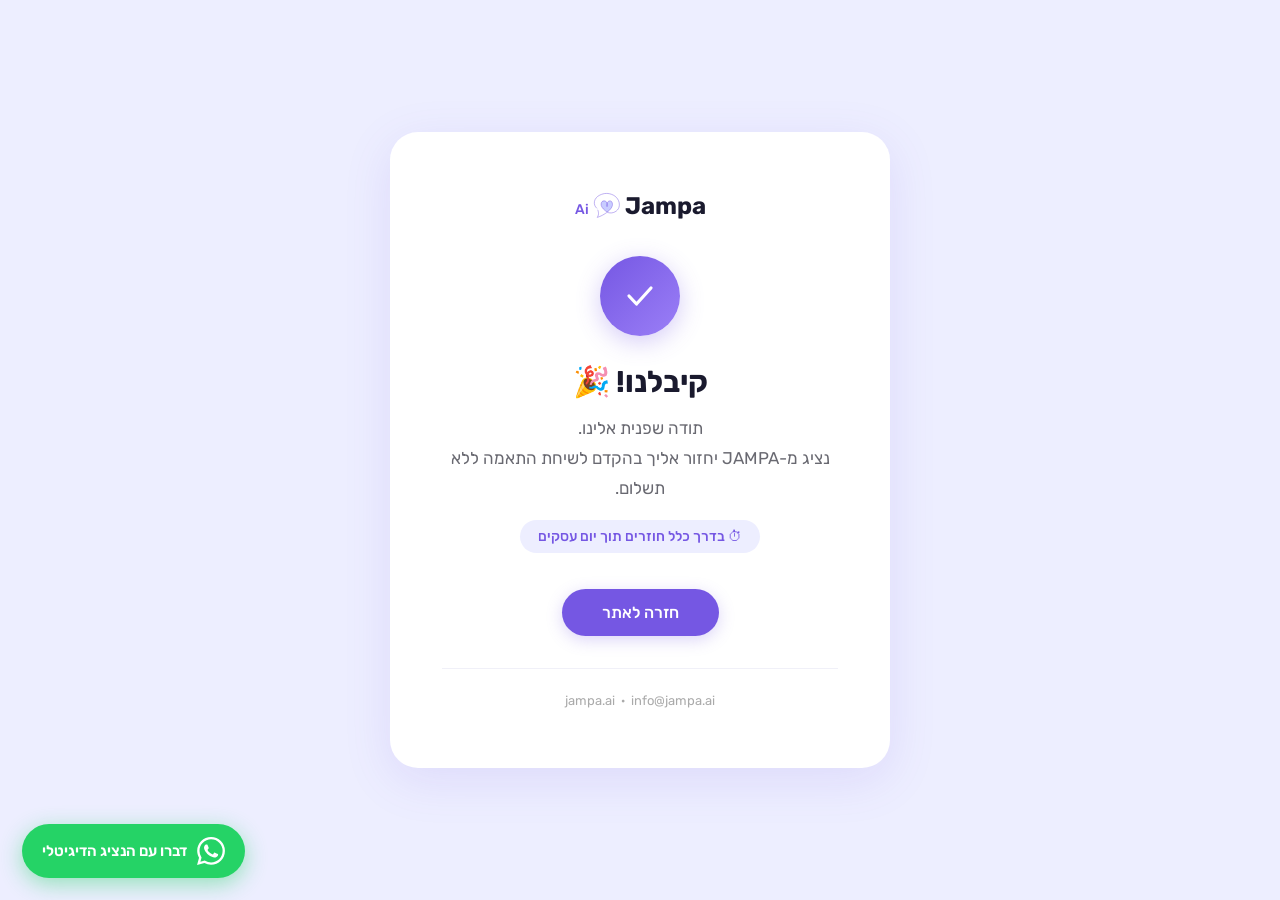
<file: thank-you.html>
<!doctype html>
<html dir="rtl" lang="he">
<head>
    <meta charset="utf-8"/>
    <meta content="width=device-width, initial-scale=1" name="viewport"/>
    <title>תודה! | JAMPA</title>
    <link rel="icon" type="image/x-icon" href="favicon-jampa.ico">
    <link rel="shortcut icon" href="favicon-jampa.ico"/>
    <link href="https://fonts.googleapis.com/css2?family=Rubik:wght@300;400;500;600;700&display=swap" rel="stylesheet"/>
    <style>
        *, *::before, *::after { box-sizing: border-box; margin: 0; padding: 0; }

        body {
            font-family: 'Rubik', Helvetica, sans-serif;
            background: #EDEEFF;
            min-height: 100vh;
            display: flex;
            flex-direction: column;
            align-items: center;
            justify-content: center;
            padding: 24px;
        }

        .card {
            background: #fff;
            border-radius: 28px;
            padding: 60px 52px;
            max-width: 500px;
            width: 100%;
            text-align: center;
            box-shadow: 0 12px 48px rgba(117, 87, 227, 0.13);
            animation: fadeUp 0.55s cubic-bezier(.22,.68,0,1.2) both;
        }

        @keyframes fadeUp {
            from { opacity: 0; transform: translateY(30px); }
            to   { opacity: 1; transform: translateY(0); }
        }

        /* Logo */
        .logo {
            display: flex;
            align-items: center;
            justify-content: center;
            gap: 4px;
            margin-bottom: 36px;
        }
        .logo__text { font-size: 24px; font-weight: 700; color: #1a1a2e; }
        .logo__ai   { font-size: 14px; font-weight: 500; color: #7557E3; margin-top: 6px; }

        /* Check icon */
        .check {
            width: 80px;
            height: 80px;
            background: linear-gradient(135deg, #7557E3, #9b7ff7);
            border-radius: 50%;
            display: flex;
            align-items: center;
            justify-content: center;
            margin: 0 auto 28px;
            box-shadow: 0 6px 24px rgba(117,87,227,0.3);
            animation: popIn 0.5s 0.3s cubic-bezier(.22,.68,0,1.4) both;
        }

        @keyframes popIn {
            from { opacity: 0; transform: scale(0.5); }
            to   { opacity: 1; transform: scale(1); }
        }

        .check svg { width: 38px; height: 38px; }

        h1 {
            font-size: 30px;
            font-weight: 700;
            color: #1a1a2e;
            margin-bottom: 14px;
        }

        .subtitle {
            font-size: 17px;
            line-height: 1.75;
            color: #696971;
            margin-bottom: 16px;
        }

        .badge {
            display: inline-block;
            background: #EDEEFF;
            color: #7557E3;
            font-size: 14px;
            font-weight: 500;
            padding: 8px 18px;
            border-radius: 20px;
            margin-bottom: 36px;
        }

        .btn {
            display: inline-block;
            background: #7557E3;
            color: #fff;
            font-family: 'Rubik', Helvetica, sans-serif;
            font-size: 16px;
            font-weight: 500;
            padding: 14px 40px;
            border-radius: 37px;
            text-decoration: none;
            transition: background 0.2s, transform 0.15s, box-shadow 0.2s;
            box-shadow: 0 4px 16px rgba(117,87,227,0.25);
        }

        .btn:hover {
            background: #6344d0;
            transform: translateY(-2px);
            box-shadow: 0 8px 24px rgba(117,87,227,0.35);
        }

        .divider {
            border: none;
            border-top: 1px solid #f0f0f8;
            margin: 32px 0 24px;
        }

        .footer-note {
            font-size: 13px;
            color: #aaa;
        }

        @media (max-width: 480px) {
            .card { padding: 44px 24px; }
            h1 { font-size: 24px; }
            .subtitle { font-size: 15px; }
        }
    </style>
<!-- Meta Pixel Code -->
<script>
!function(f,b,e,v,n,t,s)
{if(f.fbq)return;n=f.fbq=function(){n.callMethod?
n.callMethod.apply(n,arguments):n.queue.push(arguments)};
if(!f._fbq)f._fbq=n;n.push=n;n.loaded=!0;n.version='2.0';
n.queue=[];t=b.createElement(e);t.async=!0;
t.src=v;s=b.getElementsByTagName(e)[0];
s.parentNode.insertBefore(t,s)}(window, document,'script',
'https://connect.facebook.net/en_US/fbevents.js');
fbq('init', '1054981510824223');
fbq('track', 'PageView');
</script>
<noscript><img height="1" width="1" style="display:none"
src="https://www.facebook.com/tr?id=1054981510824223&ev=PageView&noscript=1"
/></noscript>
<!-- End Meta Pixel Code -->
</head>
<body>
    <div class="card">

        <!-- Logo -->
        <div class="logo">
            <span class="logo__text">Jampa</span>
            <svg width="28" height="28" viewBox="0 0 39 38" fill="none" xmlns="http://www.w3.org/2000/svg">
                <path d="M26.2502 13.2962C28.8973 18.1969 25.248 23.3437 19.9892 27.4468C8.89312 21.0565 10.3332 13.4655 13.7926 12.1984C16.5403 11.1405 18.6458 12.6084 19.6491 14.8387C21.2437 11.1062 25.1578 11.2739 26.2502 13.2962Z" fill="#C8CCFF"/>
                <path d="M6.79842 24.7323C6.79842 24.7323 9.44089 30.2841 5.90465 34.8742C14.4113 32.3212 31.1596 22.3852 26.2502 13.2962C25.1141 11.1929 20.9257 11.0958 19.469 15.306C17.6481 20.5687 19.9941 20.157 20.1583 19.3298C20.9568 15.306 18.2013 10.5011 13.7926 12.1984C10.1968 13.5154 8.78274 21.6647 21.3603 28.1964C27.346 30.0187 34.3899 26.5287 36.1933 20.7429C37.9967 14.9572 35.2052 7.30323 28.1663 3.78376C21.504 0.452627 15.4813 0.973171 9.52341 3.78376C0.65044 7.96955 -0.299785 17.5269 5.09146 21.9548" stroke="#7557E3" stroke-linecap="round" stroke-linejoin="round" stroke-width="0.64"/>
            </svg>
            <span class="logo__ai">Ai</span>
        </div>

        <!-- Check -->
        <div class="check">
            <svg viewBox="0 0 38 38" fill="none" xmlns="http://www.w3.org/2000/svg">
                <path d="M8 19L15.5 27L30 11" stroke="white" stroke-width="3.2" stroke-linecap="round" stroke-linejoin="round"/>
            </svg>
        </div>

        <h1>קיבלנו! 🎉</h1>
        <p class="subtitle">תודה שפנית אלינו.<br/>נציג מ-JAMPA יחזור אליך בהקדם לשיחת התאמה ללא תשלום.</p>

        <div class="badge">⏱ בדרך כלל חוזרים תוך יום עסקים</div>

        <br/>

        <a href="https://jampa.ai/" class="btn">חזרה לאתר</a>

        <hr class="divider"/>
        <p class="footer-note">jampa.ai &nbsp;·&nbsp; info@jampa.ai</p>
    </div>
<!-- WhatsApp floating button -->
<a href="https://wa.me/972552864359?text=%D7%94%D7%99%D7%99!%20%D7%90%D7%A9%D7%9E%D7%97%20%D7%9C%D7%A4%D7%A8%D7%98%D7%99%D7%9D%20%D7%A0%D7%95%D7%A1%D7%A4%D7%99%D7%9D%20%D7%A2%D7%9C%20JAMPA" target="_blank" rel="noopener noreferrer" class="wa-float" aria-label="דברו עם הנציג הדיגיטלי בוואטסאפ">
    <svg viewBox="0 0 24 24" fill="#fff" width="28" height="28" aria-hidden="true"><path d="M17.472 14.382c-.297-.149-1.758-.867-2.03-.967-.273-.099-.471-.148-.67.15-.197.297-.767.966-.94 1.164-.173.199-.347.223-.644.075-.297-.15-1.255-.463-2.39-1.475-.883-.788-1.48-1.761-1.653-2.059-.173-.297-.018-.458.13-.606.134-.133.298-.347.446-.52.149-.174.198-.298.298-.497.099-.198.05-.371-.025-.52-.075-.149-.669-1.612-.916-2.207-.242-.579-.487-.5-.669-.51l-.57-.01c-.198 0-.52.074-.792.372-.272.297-1.04 1.016-1.04 2.479 0 1.462 1.065 2.875 1.213 3.074.149.198 2.096 3.2 5.077 4.487.709.306 1.262.489 1.694.625.712.227 1.36.195 1.872.118.571-.085 1.758-.719 2.006-1.413.248-.694.248-1.29.173-1.414-.074-.124-.272-.198-.57-.347m-5.421 7.403h-.004a9.87 9.87 0 0 1-5.031-1.378l-.361-.214-3.741.982.998-3.648-.235-.374a9.86 9.86 0 0 1-1.51-5.26c.002-5.45 4.436-9.884 9.888-9.884 2.64 0 5.122 1.03 6.988 2.898a9.825 9.825 0 0 1 2.893 6.994c-.003 5.45-4.437 9.884-9.885 9.884m8.413-18.297A11.815 11.815 0 0 0 12.05 0C5.495 0 .16 5.335.157 11.892c0 2.096.547 4.142 1.588 5.945L.057 24l6.305-1.654a11.882 11.882 0 0 0 5.683 1.448h.005c6.554 0 11.89-5.335 11.893-11.893a11.821 11.821 0 0 0-3.48-8.413Z"/></svg>
    <span class="wa-float__label">דברו עם הנציג הדיגיטלי</span>
</a>
<style>
.wa-float{position:fixed;bottom:22px;left:22px;z-index:99999;display:flex;align-items:center;gap:10px;background:#25D366;color:#fff;text-decoration:none;padding:13px 20px;border-radius:50px;box-shadow:0 6px 22px rgba(37,211,102,.45);font-family:'Rubik',Helvetica,sans-serif;font-size:15px;font-weight:600;direction:rtl;transition:transform .2s,box-shadow .2s;}
.wa-float:hover{transform:translateY(-2px);box-shadow:0 10px 28px rgba(37,211,102,.55);}
.wa-float svg{flex-shrink:0;}
@media(max-width:600px){.wa-float{padding:14px;bottom:16px;left:16px;}.wa-float__label{display:none;}}
</style>
</body>
</html>
</file>
